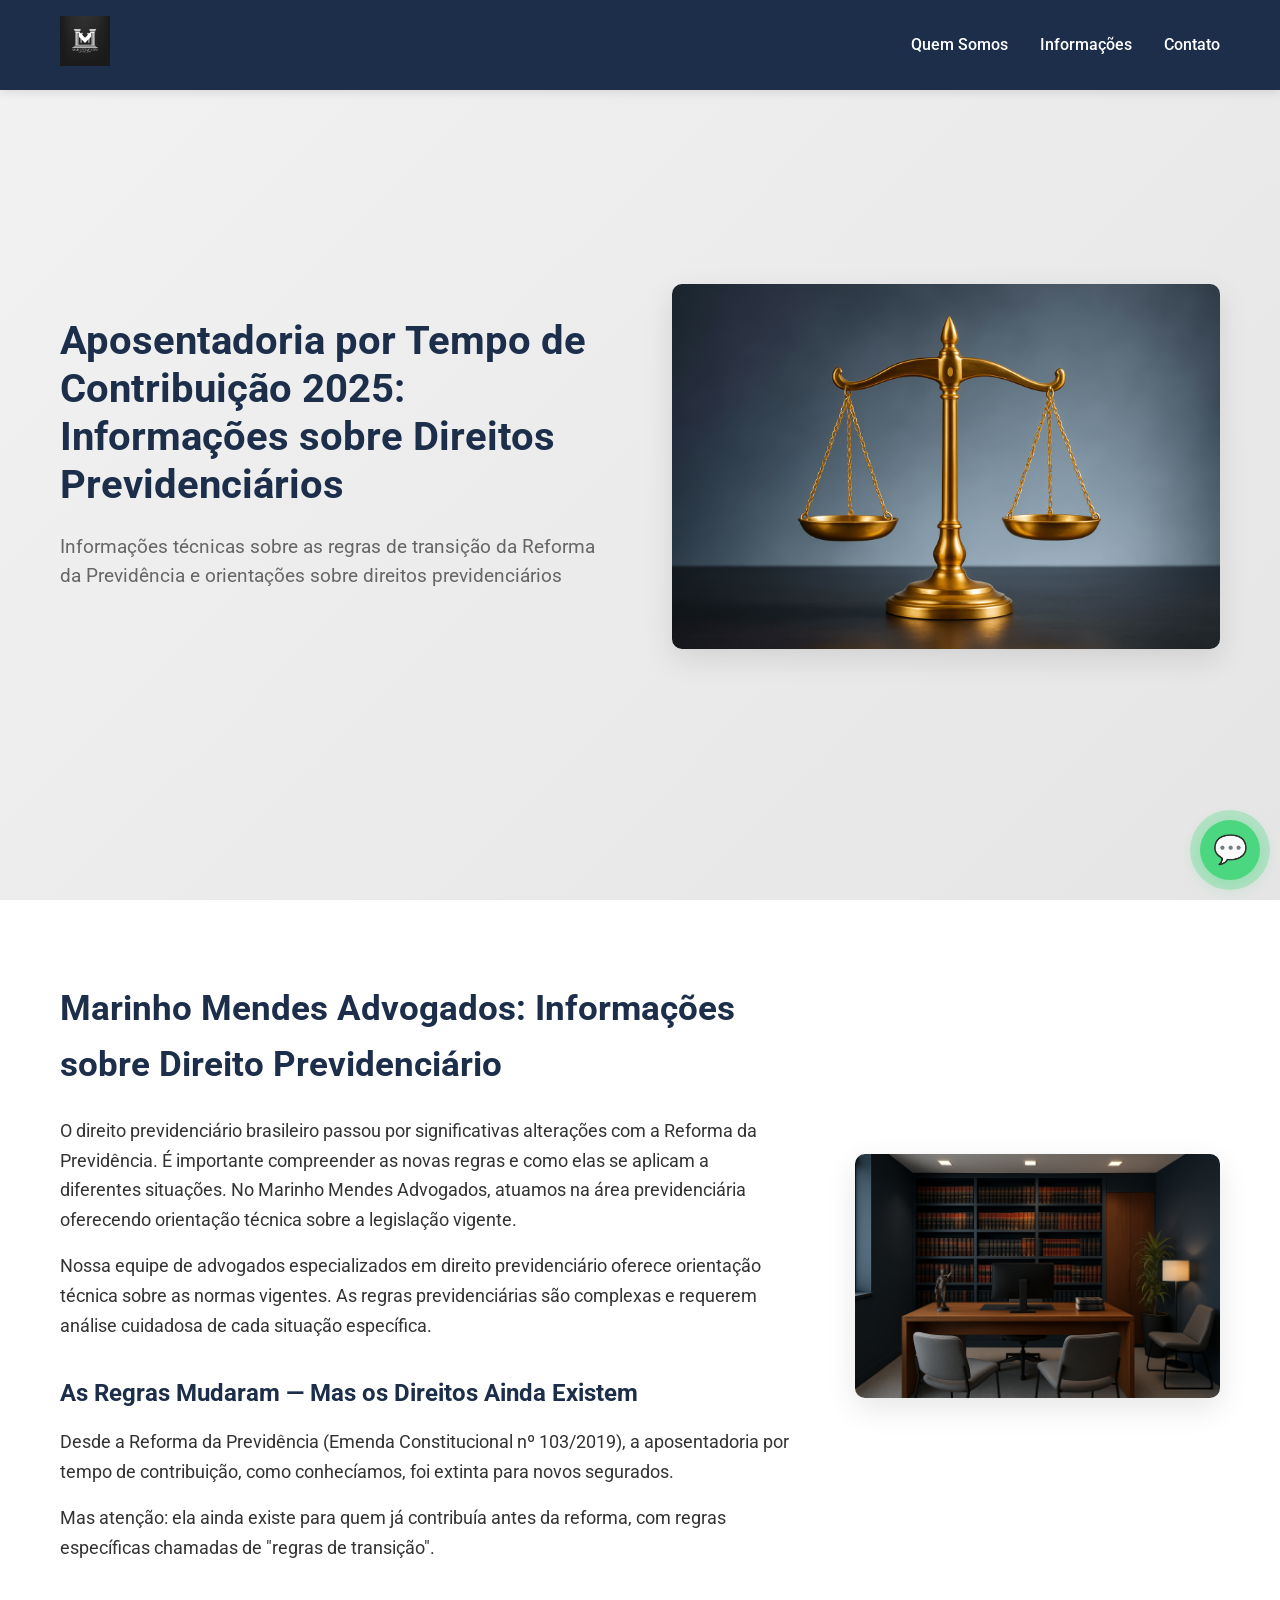
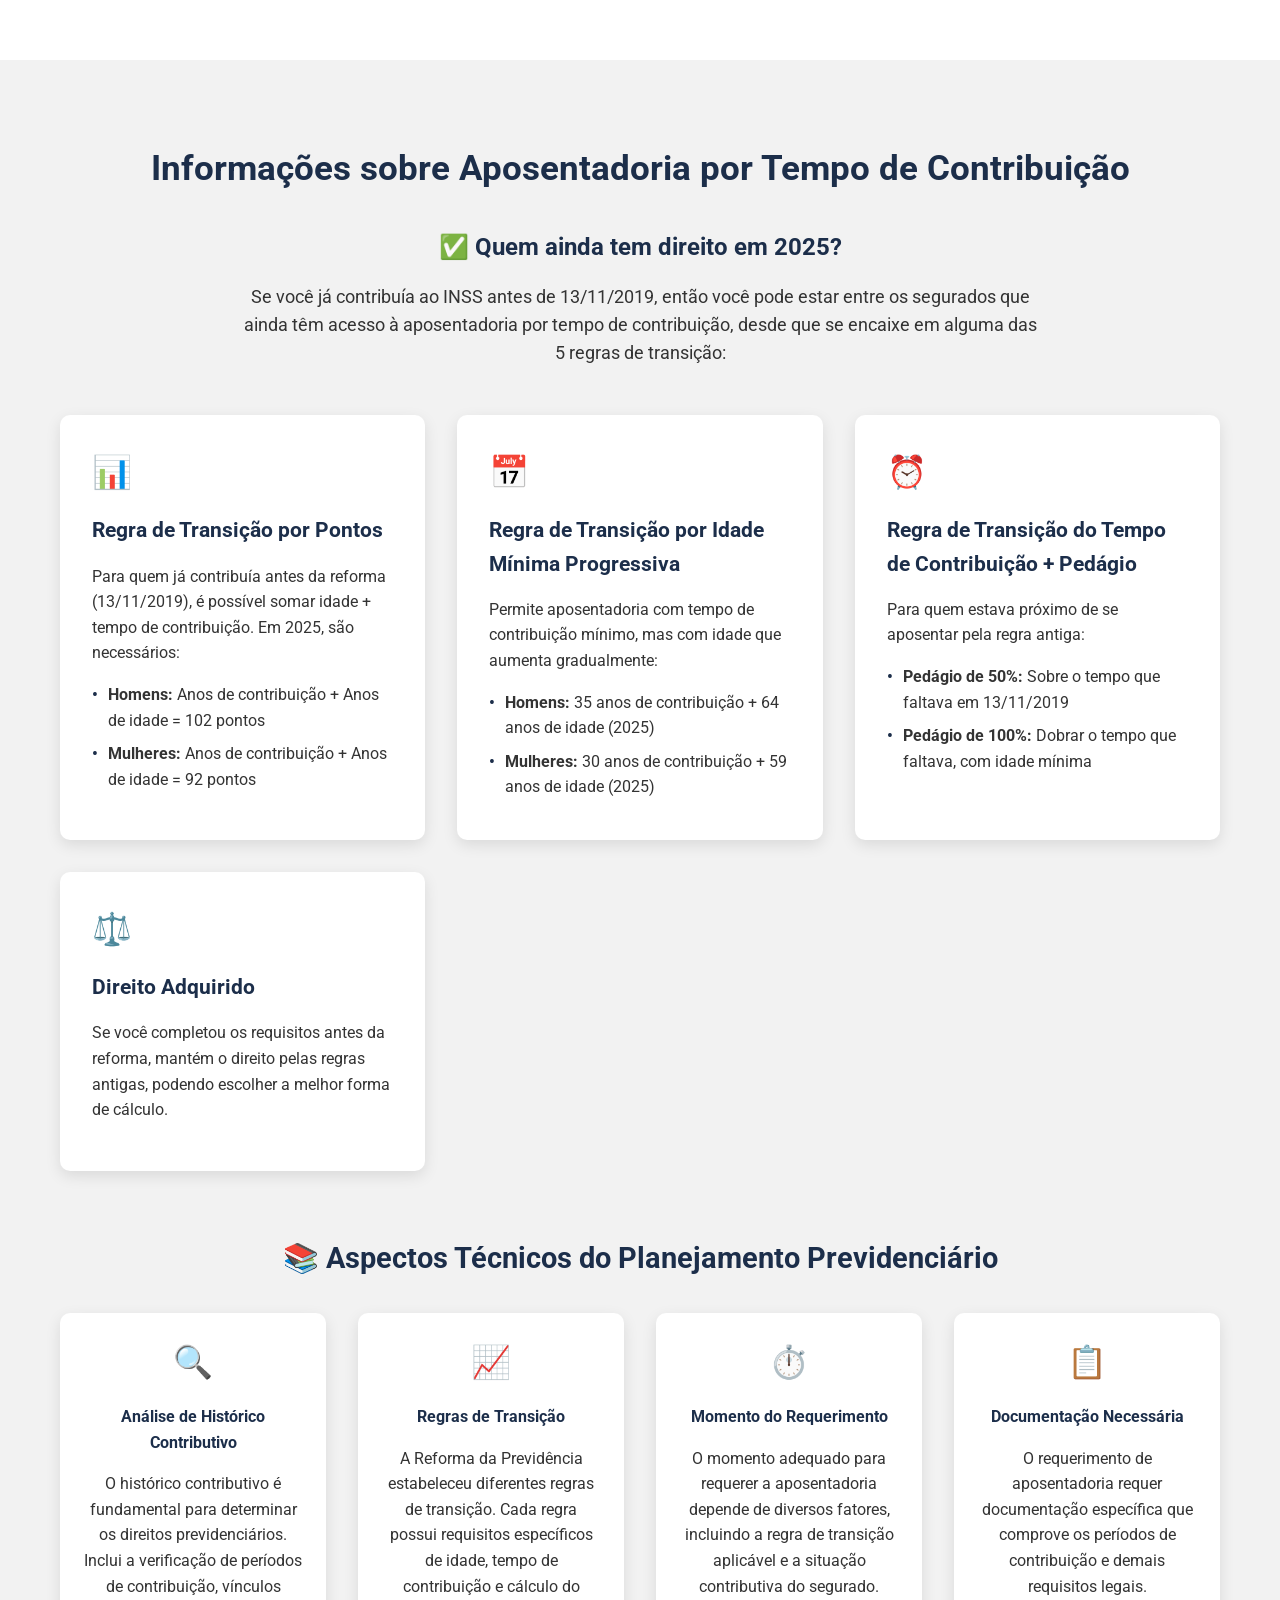
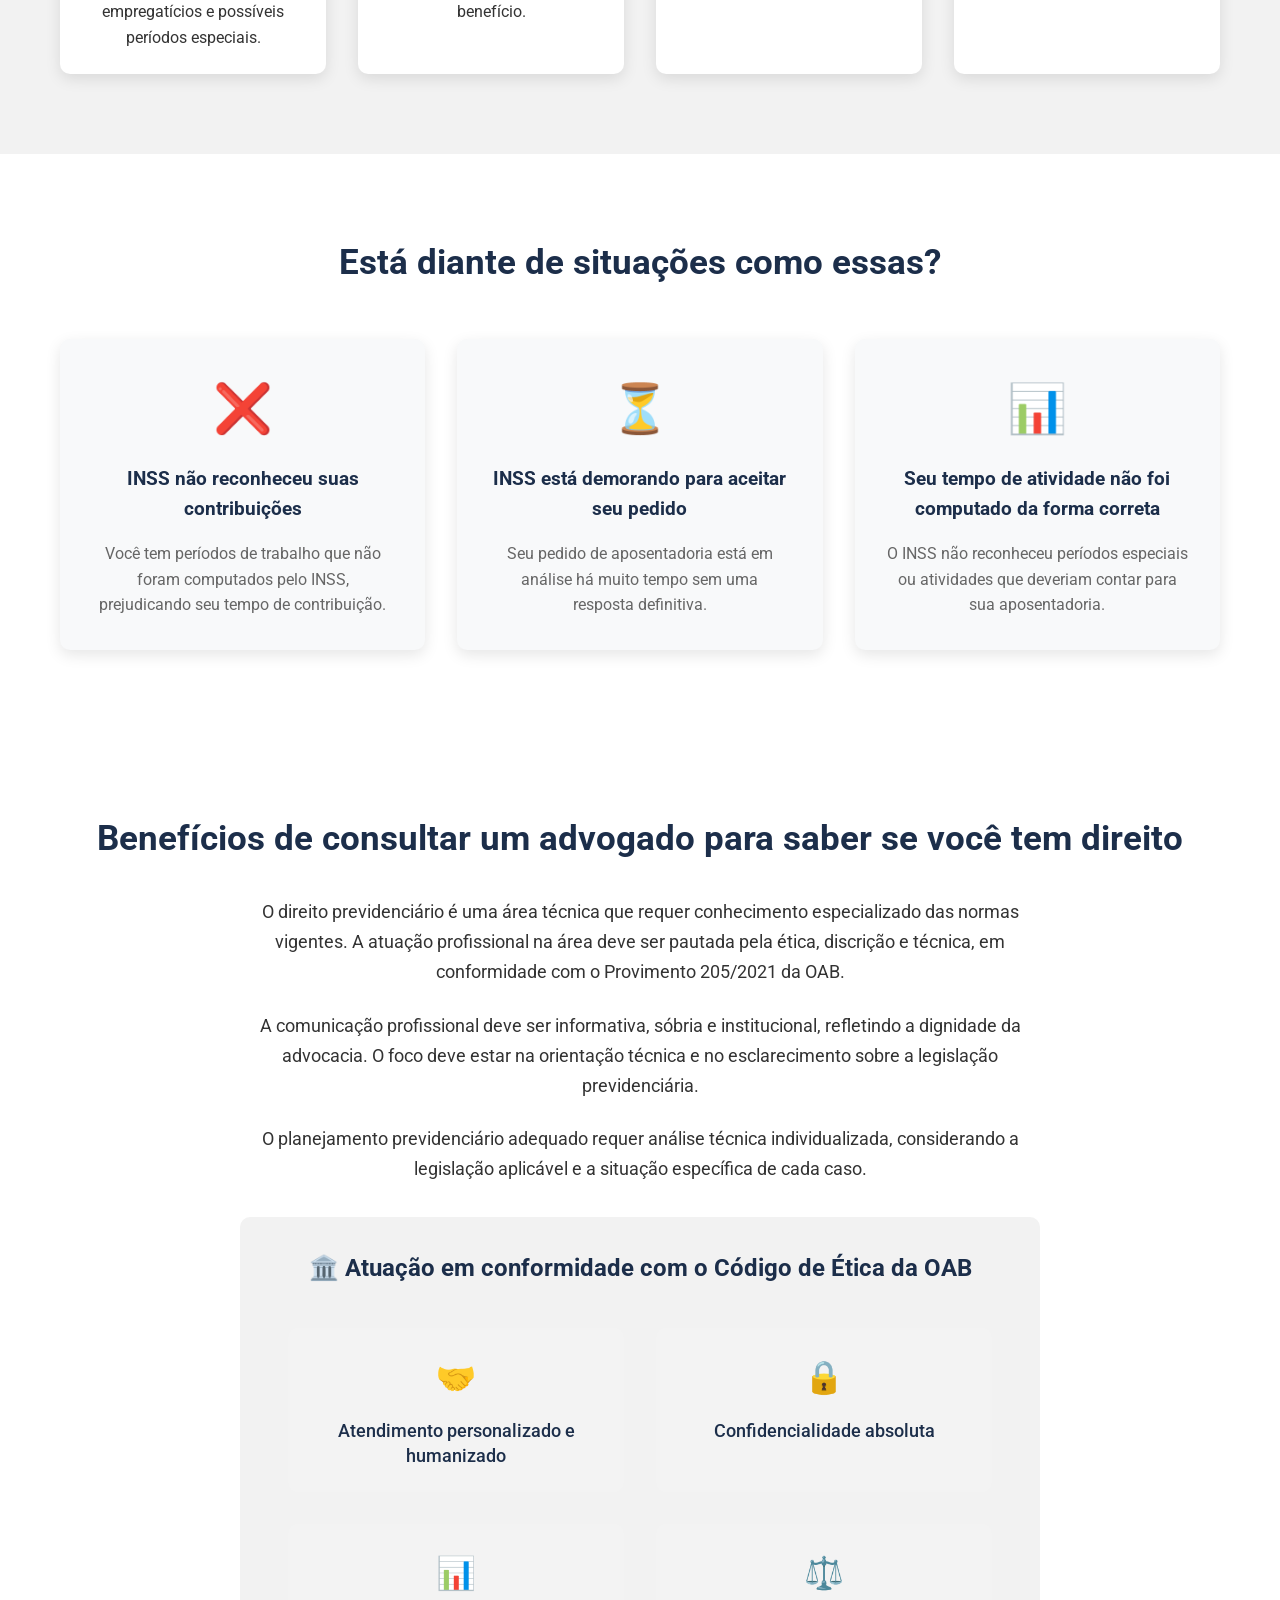
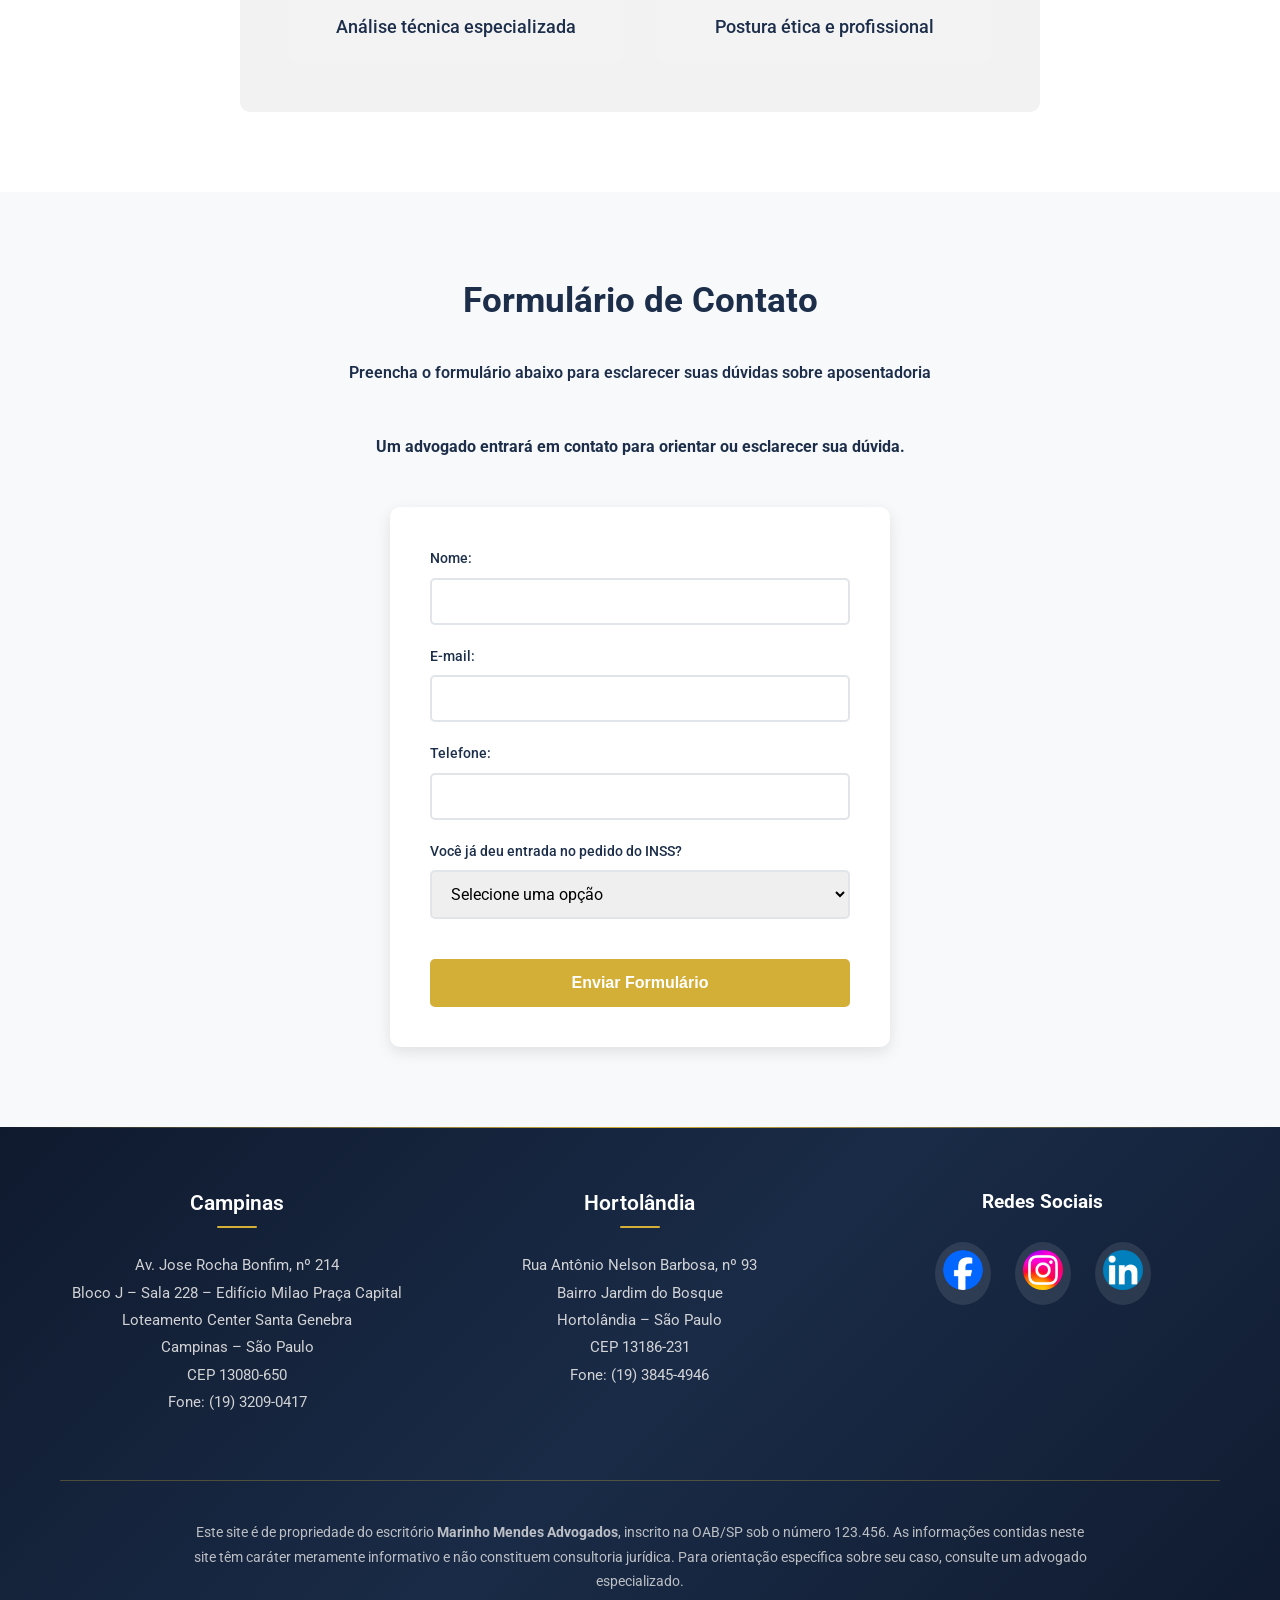
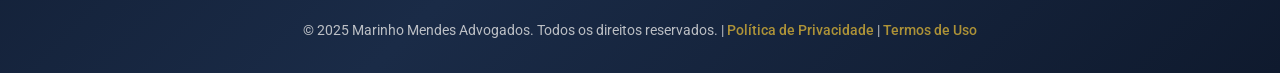
<file: index.html>
<!DOCTYPE html>
<html lang="pt-BR">
<head>
    <meta charset="UTF-8">
    <meta name="viewport" content="width=device-width, initial-scale=1.0">
    <meta name="description" content="Aposentadoria por Tempo de Contribuição 2025 - Marinho Mendes Advogados. Orientação jurídica especializada em direito previdenciário.">
    <meta name="keywords" content="aposentadoria, tempo de contribuição, direito previdenciário, advogado, INSS, regras de transição">
    <meta name="author" content="Marinho Mendes Advogados">
    <title>Aposentadoria por Tempo de Contribuição 2025 - Marinho Mendes Advogados</title>
    <link rel="icon" type="image/x-icon" href="favicon.ico">
    <link rel="preconnect" href="https://fonts.googleapis.com">
    <link rel="preconnect" href="https://fonts.gstatic.com" crossorigin>
    <link href="https://fonts.googleapis.com/css2?family=Roboto:wght@300;400;500;700&display=swap" rel="stylesheet">
    <link rel="stylesheet" href="./css/styles.min.css">
</head>
<body>
    <!-- Header -->
    <header class="header">
        <div class="container">
            <div class="header-content">
                <div class="logo">
                    <a href="https://marinhomendes.adv.br">
                        <img src="./images/logo-marinho-mendes.png" alt="Marinho Mendes Advogados" class="logo-img" loading="lazy">
                    </a>
                </div>
                <nav class="nav">
                    <ul class="nav-list">
                        <li><a href="#quem-somos" class="nav-link">Quem Somos</a></li>
                        <li><a href="#como-ajudar" class="nav-link">Informações</a></li>
                        <li><a href="#contato" class="nav-link">Contato</a></li>
                    </ul>
                </nav>
                <button class="mobile-menu-toggle" aria-label="Menu">
                    <span></span>
                    <span></span>
                    <span></span>
                </button>
            </div>
        </div>
    </header>

    <!-- Hero Section -->
    <section class="hero">
        <div class="container">
            <div class="hero-content">
                <div class="hero-text">
                    <h1 class="hero-title">Aposentadoria por Tempo de Contribuição 2025: Informações sobre Direitos Previdenciários</h1>
                    <p class="hero-subtitle">Informações técnicas sobre as regras de transição da Reforma da Previdência e orientações sobre direitos previdenciários</p>
                </div>
                <div class="hero-image">
                    <img src="./images/hero-image.jpg" alt="Balança da Justiça - Símbolo da advocacia" class="hero-img" loading="lazy">
                </div>
            </div>
        </div>
    </section>

    <!-- Quem Somos -->
    <section id="quem-somos" class="about">
        <div class="container">
            <div class="about-content">
                <div class="about-text">
                    <h2 class="section-title">Marinho Mendes Advogados: Informações sobre Direito Previdenciário</h2>
                    <p>O direito previdenciário brasileiro passou por significativas alterações com a Reforma da Previdência. É importante compreender as novas regras e como elas se aplicam a diferentes situações. No Marinho Mendes Advogados, atuamos na área previdenciária oferecendo orientação técnica sobre a legislação vigente.</p>
                    <p>Nossa equipe de advogados especializados em direito previdenciário oferece orientação técnica sobre as normas vigentes. As regras previdenciárias são complexas e requerem análise cuidadosa de cada situação específica.</p>
                    
                    <h3>As Regras Mudaram — Mas os Direitos Ainda Existem</h3>
                    <p>Desde a Reforma da Previdência (Emenda Constitucional nº 103/2019), a aposentadoria por tempo de contribuição, como conhecíamos, foi extinta para novos segurados.</p>
                    <p>Mas atenção: ela ainda existe para quem já contribuía antes da reforma, com regras específicas chamadas de "regras de transição".</p>
                </div>
                <div class="about-image">
                    <img src="./images/about-image.jpg" alt="Escritório Marinho Mendes - Equipe de advogados especializados" class="about-img" loading="lazy">
                </div>
            </div>
        </div>
    </section>

    <!-- Informações sobre Direito Previdenciário -->
    <section id="como-ajudar" class="services">
        <div class="container">
            <h2 class="section-title">Informações sobre Aposentadoria por Tempo de Contribuição</h2>
            
            <div class="services-intro">
                <h3>✅ Quem ainda tem direito em 2025?</h3>
                <p>Se você já contribuía ao INSS antes de 13/11/2019, então você pode estar entre os segurados que ainda têm acesso à aposentadoria por tempo de contribuição, desde que se encaixe em alguma das 5 regras de transição:</p>
            </div>

            <div class="transition-rules">
                <div class="rule-card">
                    <div class="rule-icon">📊</div>
                    <h4>Regra de Transição por Pontos</h4>
                    <p>Para quem já contribuía antes da reforma (13/11/2019), é possível somar idade + tempo de contribuição. Em 2025, são necessários:</p>
                    <ul>
                        <li><strong>Homens:</strong> Anos de contribuição + Anos de idade = 102 pontos</li>
                        <li><strong>Mulheres:</strong> Anos de contribuição + Anos de idade = 92 pontos</li>
                    </ul>
                </div>

                <div class="rule-card">
                    <div class="rule-icon">📅</div>
                    <h4>Regra de Transição por Idade Mínima Progressiva</h4>
                    <p>Permite aposentadoria com tempo de contribuição mínimo, mas com idade que aumenta gradualmente:</p>
                    <ul>
                        <li><strong>Homens:</strong> 35 anos de contribuição + 64 anos de idade (2025)</li>
                        <li><strong>Mulheres:</strong> 30 anos de contribuição + 59 anos de idade (2025)</li>
                    </ul>
                </div>

                <div class="rule-card">
                    <div class="rule-icon">⏰</div>
                    <h4>Regra de Transição do Tempo de Contribuição + Pedágio</h4>
                    <p>Para quem estava próximo de se aposentar pela regra antiga:</p>
                    <ul>
                        <li><strong>Pedágio de 50%:</strong> Sobre o tempo que faltava em 13/11/2019</li>
                        <li><strong>Pedágio de 100%:</strong> Dobrar o tempo que faltava, com idade mínima</li>
                    </ul>
                </div>

                <div class="rule-card">
                    <div class="rule-icon">⚖️</div>
                    <h4>Direito Adquirido</h4>
                    <p>Se você completou os requisitos antes da reforma, mantém o direito pelas regras antigas, podendo escolher a melhor forma de cálculo.</p>
                </div>
            </div>

            <div class="benefits">
                <h3>📚 Aspectos Técnicos do Planejamento Previdenciário</h3>
                <div class="benefits-grid">
                    <div class="benefit-item">
                        <div class="benefit-icon">🔍</div>
                        <h4>Análise de Histórico Contributivo</h4>
                        <p>O histórico contributivo é fundamental para determinar os direitos previdenciários. Inclui a verificação de períodos de contribuição, vínculos empregatícios e possíveis períodos especiais.</p>
                    </div>
                    <div class="benefit-item">
                        <div class="benefit-icon">📈</div>
                        <h4>Regras de Transição</h4>
                        <p>A Reforma da Previdência estabeleceu diferentes regras de transição. Cada regra possui requisitos específicos de idade, tempo de contribuição e cálculo do benefício.</p>
                    </div>
                    <div class="benefit-item">
                        <div class="benefit-icon">⏱️</div>
                        <h4>Momento do Requerimento</h4>
                        <p>O momento adequado para requerer a aposentadoria depende de diversos fatores, incluindo a regra de transição aplicável e a situação contributiva do segurado.</p>
                    </div>
                    <div class="benefit-item">
                        <div class="benefit-icon">📋</div>
                        <h4>Documentação Necessária</h4>
                        <p>O requerimento de aposentadoria requer documentação específica que comprove os períodos de contribuição e demais requisitos legais.</p>
                    </div>
                </div>
            </div>
        </div>
    </section>

    <!-- Situações Comuns -->
    <section class="common-situations">
        <div class="container">
            <h2 class="section-title">Está diante de situações como essas?</h2>
            <div class="situations-grid">
                <div class="situation-card">
                    <div class="situation-icon">❌</div>
                    <h4>INSS não reconheceu suas contribuições</h4>
                    <p>Você tem períodos de trabalho que não foram computados pelo INSS, prejudicando seu tempo de contribuição.</p>
                </div>
                <div class="situation-card">
                    <div class="situation-icon">⏳</div>
                    <h4>INSS está demorando para aceitar seu pedido</h4>
                    <p>Seu pedido de aposentadoria está em análise há muito tempo sem uma resposta definitiva.</p>
                </div>
                <div class="situation-card">
                    <div class="situation-icon">📊</div>
                    <h4>Seu tempo de atividade não foi computado da forma correta</h4>
                    <p>O INSS não reconheceu períodos especiais ou atividades que deveriam contar para sua aposentadoria.</p>
                </div>
            </div>
        </div>
    </section>

    <!-- Compromisso com a Ética -->
    <section class="ethics">
        <div class="container">
            <h2 class="section-title">Benefícios de consultar um advogado para saber se você tem direito</h2>
            <div class="ethics-content">
                <div class="ethics-text">
                    <p>O direito previdenciário é uma área técnica que requer conhecimento especializado das normas vigentes. A atuação profissional na área deve ser pautada pela ética, discrição e técnica, em conformidade com o Provimento 205/2021 da OAB.</p>
                    <p>A comunicação profissional deve ser informativa, sóbria e institucional, refletindo a dignidade da advocacia. O foco deve estar na orientação técnica e no esclarecimento sobre a legislação previdenciária.</p>
                    <p>O planejamento previdenciário adequado requer análise técnica individualizada, considerando a legislação aplicável e a situação específica de cada caso.</p>
                    
                    <div class="ethics-highlight">
                        <h3>🏛️ Atuação em conformidade com o Código de Ética da OAB</h3>
                        <div class="differentials">
                            <div class="differential-item">
                                <span class="differential-icon">🤝</span>
                                <span>Atendimento personalizado e humanizado</span>
                            </div>
                            <div class="differential-item">
                                <span class="differential-icon">🔒</span>
                                <span>Confidencialidade absoluta</span>
                            </div>
                            <div class="differential-item">
                                <span class="differential-icon">📊</span>
                                <span>Análise técnica especializada</span>
                            </div>
                            <div class="differential-item">
                                <span class="differential-icon">⚖️</span>
                                <span>Postura ética e profissional</span>
                            </div>
                        </div>
                    </div>
                </div>
            </div>
        </div>
    </section>

    <!-- Formulário de Captação de Leads -->
    <section id="contato" class="contact">
        <div class="container">
            <h2 class="section-title">Formulário de Contato</h2>
            <p class="contact-intro">Preencha o formulário abaixo para esclarecer suas dúvidas sobre aposentadoria</p>
            <p><strong>Um advogado entrará em contato para orientar ou esclarecer sua dúvida.</strong></p>
            
            <div class="contact-content">
                <form class="contact-form" id="leadForm">
                    <div class="form-group">
                        <label for="name">Nome:</label>
                        <input type="text" id="name" name="name" required>
                    </div>
                    
                    <div class="form-group">
                        <label for="email">E-mail:</label>
                        <input type="email" id="email" name="email" required>
                    </div>
                    
                    <div class="form-group">
                        <label for="phone">Telefone:</label>
                        <input type="tel" id="phone" name="phone" required>
                    </div>
                    
                    <div class="form-group">
                        <label for="inss-request">Você já deu entrada no pedido do INSS?</label>
                        <select id="inss-request" name="inss-request" required onchange="toggleINSSFields()">
                            <option value="">Selecione uma opção</option>
                            <option value="sim">Sim</option>
                            <option value="nao">Não</option>
                        </select>
                    </div>
                    
                    <div id="inss-fields" style="display: none;">
                        <div class="form-group">
                            <label for="request-time">Há quanto tempo?</label>
                            <input type="text" id="request-time" name="request-time" placeholder="Ex: 6 meses, 1 ano">
                        </div>
                        
                        <div class="form-group">
                            <label for="request-result">Qual foi o resultado do pedido?</label>
                            <textarea id="request-result" name="request-result" rows="3" placeholder="Descreva o resultado do seu pedido"></textarea>
                        </div>
                        
                        <div class="form-group">
                            <label for="denial-reason">Foi negado? Se sim, descreva brevemente o motivo da negativa:</label>
                            <textarea id="denial-reason" name="denial-reason" rows="3" placeholder="Descreva o motivo da negativa, se aplicável"></textarea>
                        </div>
                    </div>
                    
                    <button type="submit" class="btn-submit">Enviar Formulário</button>
                </form>
            </div>
        </div>
    </section>

    <!-- Footer -->
    <footer class="footer">
        <div class="container">
            <div class="footer-content">
                <div class="footer-info">
                    <div class="footer-section">
                        <h4>Campinas</h4>
                        <p>Av. Jose Rocha Bonfim, nº 214<br>
                        Bloco J – Sala 228 – Edifício Milao Praça Capital<br>
                        Loteamento Center Santa Genebra<br>
                        Campinas – São Paulo<br>
                        CEP 13080-650<br>
                        Fone: (19) 3209-0417</p>
                    </div>
                    <div class="footer-section">
                        <h4>Hortolândia</h4>
                        <p>Rua Antônio Nelson Barbosa, nº 93<br>
                        Bairro Jardim do Bosque<br>
                        Hortolândia – São Paulo<br>
                        CEP 13186-231<br>
                        Fone: (19) 3845-4946</p>
                    </div>
                    <div class="social-links">
                        <h4>Redes Sociais</h4>
                        <div class="social-icons">
                            <a href="https://www.facebook.com/marinhomendesadvogados" target="_blank" class="social-link facebook">
                                <img src="./images/facebook-logo.png" alt="Facebook" class="social-icon-img" loading="lazy">
                            </a>
                            <a href="https://www.instagram.com/marinhomendesadv/" target="_blank" rel="noopener noreferrer" class="social-link instagram" aria-label="Instagram">
                                <img src="./images/instagram-logo.png" alt="Instagram" class="social-icon-img" loading="lazy">
                            </a>
                            <a href="https://www.linkedin.com/company/marinho-mendes" target="_blank" rel="noopener noreferrer" class="social-link linkedin" aria-label="LinkedIn">
                                <img src="./images/linkedin-logo.png" alt="LinkedIn" class="social-icon-img" loading="lazy">
                            </a>
                        </div>
                    </div>
                </div>
                
                <div class="footer-legal">
                    <p>Este site é de propriedade do escritório <strong>Marinho Mendes Advogados</strong>, inscrito na OAB/SP sob o número 123.456. As informações contidas neste site têm caráter meramente informativo e não constituem consultoria jurídica. Para orientação específica sobre seu caso, consulte um advogado especializado.</p>
                    <p>© 2025 Marinho Mendes Advogados. Todos os direitos reservados. | <a href="#" class="legal-link">Política de Privacidade</a> | <a href="#" class="legal-link">Termos de Uso</a></p>
                </div>
            </div>
        </div>
    </footer>

    <!-- Botão Flutuante do WhatsApp -->
    <a href="#" class="whatsapp-float" id="whatsappButton" aria-label="Fale conosco no WhatsApp">
        <span class="whatsapp-icon">💬</span>
    </a>

    <script src="./js/script.min.js" defer></script>
</body>
</html>
</file>
<file: css/styles.min.css>
*{margin:0;padding:0;box-sizing:border-box}html{scroll-behavior:smooth}body{font-family:'Roboto',Arial,sans-serif;line-height:1.6;color:#333;background-color:#fff}.container{max-width:1200px;margin:0 auto;padding:0 20px}.header{background-color:#1C2E4A;position:fixed;top:0;left:0;right:0;z-index:1000;box-shadow:0 2px 10px rgba(0,0,0,0.1)}.header-content{display:flex;align-items:center;justify-content:space-between;padding:1rem 0}.logo-img{height:50px;width:auto}.nav-list{display:flex;list-style:none;gap:2rem}.nav-link{color:#fff;text-decoration:none;font-weight:500;transition:color 0.3s ease}.nav-link:hover{color:#E5E5E5}.cta-button{background-color:#fff;color:#1C2E4A;padding:0.75rem 1.5rem;text-decoration:none;border-radius:5px;font-weight:600;transition:all 0.3s ease}.cta-button:hover{background-color:#E5E5E5;transform:translateY(-2px)}.mobile-menu-toggle{display:none;flex-direction:column;background:none;border:none;cursor:pointer;padding:0.5rem}.mobile-menu-toggle span{width:25px;height:3px;background-color:#fff;margin:3px 0;transition:0.3s}.hero{background:linear-gradient(135deg,#F2F2F2 0%,#E5E5E5 100%);padding:120px 0 80px;min-height:100vh;display:flex;align-items:center}.hero-content{display:grid;grid-template-columns:1fr 1fr;gap:4rem;align-items:center}.hero-title{font-size:2.5rem;font-weight:700;color:#1C2E4A;margin-bottom:1.5rem;line-height:1.2}.hero-subtitle{font-size:1.2rem;color:#666;margin-bottom:2rem;line-height:1.5}.hero-cta{display:inline-block;background-color:#1C2E4A;color:#fff;padding:1rem 2rem;text-decoration:none;border-radius:5px;font-weight:600;font-size:1.1rem;transition:all 0.3s ease}.hero-cta:hover{background-color:#2a3f5f;transform:translateY(-2px);box-shadow:0 5px 15px rgba(28,46,74,0.3)}.hero-img{width:100%;height:auto;border-radius:10px;box-shadow:0 10px 30px rgba(0,0,0,0.1)}.section-title{font-size:2.2rem;font-weight:700;color:#1C2E4A;margin-bottom:2rem;text-align:center}.about{padding:80px 0;background-color:#fff}.about-content{display:grid;grid-template-columns:2fr 1fr;gap:4rem;align-items:center}.about-text h2{text-align:left;margin-bottom:1.5rem}.about-text h3{color:#1C2E4A;font-size:1.5rem;margin:2rem 0 1rem}.about-text p{margin-bottom:1rem;font-size:1.1rem;line-height:1.7}.about-img{width:100%;height:auto;border-radius:10px;box-shadow:0 10px 30px rgba(0,0,0,0.1)}.services{padding:80px 0;background-color:#F2F2F2}.services-intro{text-align:center;margin-bottom:3rem}.services-intro h3{color:#1C2E4A;font-size:1.5rem;margin-bottom:1rem}.services-intro p{font-size:1.1rem;max-width:800px;margin:0 auto}.transition-rules{display:grid;grid-template-columns:repeat(auto-fit,minmax(300px,1fr));gap:2rem;margin-bottom:4rem}.rule-card{background:#fff;padding:2rem;border-radius:10px;box-shadow:0 5px 15px rgba(0,0,0,0.1);transition:transform 0.3s ease}.rule-card:hover{transform:translateY(-5px)}.rule-icon{font-size:2rem;margin-bottom:1rem}.rule-card h4{color:#1C2E4A;font-size:1.3rem;margin-bottom:1rem}.rule-card p{margin-bottom:1rem}.rule-card ul{list-style:none;padding-left:0}.rule-card li{margin-bottom:0.5rem;padding-left:1rem;position:relative}.rule-card li::before{content:"•";color:#1C2E4A;font-weight:bold;position:absolute;left:0}.benefits h3{text-align:center;color:#1C2E4A;font-size:1.8rem;margin-bottom:2rem}.benefits-grid{display:grid;grid-template-columns:repeat(auto-fit,minmax(250px,1fr));gap:2rem}.benefit-item{background:#fff;padding:1.5rem;border-radius:10px;text-align:center;box-shadow:0 5px 15px rgba(0,0,0,0.1);transition:transform 0.3s ease}.benefit-item:hover{transform:translateY(-5px)}.benefit-icon{font-size:2rem;margin-bottom:1rem}.benefit-item h4{color:#1C2E4A;margin-bottom:1rem}.common-situations{padding:80px 0;background-color:#fff}.situations-grid{display:grid;grid-template-columns:repeat(auto-fit,minmax(300px,1fr));gap:2rem;margin-top:3rem}.situation-card{background:#f8f9fa;padding:2rem;border-radius:10px;text-align:center;box-shadow:0 5px 15px rgba(0,0,0,0.1);transition:transform 0.3s ease}.situation-card:hover{transform:translateY(-5px)}.situation-icon{font-size:3rem;margin-bottom:1rem;display:block}.situation-card h4{color:#1C2E4A;font-size:1.2rem;margin-bottom:1rem}.situation-card p{color:#666;line-height:1.6}.ethics{padding:80px 0;background-color:#fff}.ethics-content{max-width:800px;margin:0 auto;text-align:center}.ethics-text p{font-size:1.1rem;margin-bottom:1.5rem;line-height:1.7}.ethics-highlight{background-color:#F2F2F2;padding:2rem;border-radius:10px;margin-top:2rem}.ethics-highlight h3{color:#1C2E4A;margin-bottom:1.5rem;font-size:1.5rem;text-align:center}.differentials{display:grid;grid-template-columns:repeat(2,1fr);gap:2rem;padding:1rem}.differential-item{display:flex;flex-direction:column;align-items:center;text-align:center;padding:1.5rem;background:rgba(255,255,255,0.1);border-radius:10px;transition:transform 0.3s ease}.differential-item:hover{transform:translateY(-5px)}.differential-icon{font-size:2rem;margin-bottom:1rem;display:block}.differential-item span:last-child{font-size:1.1rem;font-weight:500;line-height:1.4;color:#1C2E4A}.contact{padding:80px 0;background-color:#f8f9fa}.contact .section-title{color:#1C2E4A}.contact-intro{text-align:center;font-size:1.1rem;margin-bottom:1rem;color:#666}.contact>.container>p{text-align:center;margin-bottom:3rem;font-size:1rem;color:#1C2E4A;font-weight:600}.contact-content{max-width:600px;margin:0 auto;padding:0 20px}.contact-form{background:#fff;padding:40px;border-radius:10px;box-shadow:0 5px 15px rgba(0,0,0,0.1);margin:0 auto;width:100%;max-width:500px}.form-group{margin-bottom:20px}.form-group label{display:block;margin-bottom:8px;color:#1C2E4A;font-weight:500;font-size:14px}.form-group input,.form-group select,.form-group textarea{width:100%;padding:12px 15px;border:2px solid #e1e5e9;border-radius:5px;font-size:16px;transition:border-color 0.3s ease;box-sizing:border-box;font-family:'Roboto',Arial,sans-serif}.form-group input:focus,.form-group select:focus,.form-group textarea:focus{outline:none;border-color:#D4AF37;box-shadow:0 0 0 3px rgba(212,175,55,0.1)}.form-group textarea{resize:vertical;min-height:100px;font-family:inherit}#inss-fields{background-color:#f8f9fa;padding:20px;border-radius:8px;margin-top:15px;border-left:4px solid #D4AF37}#inss-fields .form-group{margin-bottom:15px}.btn-submit{background-color:#D4AF37;color:#fff;padding:15px 30px;border:none;border-radius:5px;font-size:16px;font-weight:600;cursor:pointer;transition:all 0.3s ease;width:100%;margin-top:20px}.btn-submit:hover{background-color:#B8941F;transform:translateY(-2px);box-shadow:0 5px 15px rgba(212,175,55,0.3)}.form-group input:invalid,.form-group select:invalid,.form-group textarea:invalid{border-color:#e1e5e9!important}.form-group input:focus:invalid,.form-group select:focus:invalid,.form-group textarea:focus:invalid{border-color:#D4AF37!important}.form-group input:required:invalid:not(:focus),.form-group select:required:invalid:not(:focus),.form-group textarea:required:invalid:not(:focus){border-color:#e1e5e9!important}.form-group input:valid,.form-group select:valid,.form-group textarea:valid{border-color:#e1e5e9!important}.footer{background:linear-gradient(135deg,#0f1a2e 0%,#1a2b47 50%,#0f1a2e 100%);color:#E5E5E5;padding:60px 0 30px;position:relative;overflow:hidden}.footer::before{content:'';position:absolute;top:0;left:0;right:0;height:1px;background:linear-gradient(90deg,transparent,#D4AF37,transparent)}.footer-content{display:flex;flex-direction:column;gap:3rem}.footer-info{display:grid;grid-template-columns:1fr 1fr 1fr;gap:3rem;align-items:start}.footer-section{text-align:center}.footer-section h4{color:#fff;margin-bottom:1.5rem;font-size:1.3rem;font-weight:600;position:relative;padding-bottom:0.5rem}.footer-section h4::after{content:'';position:absolute;bottom:0;left:50%;transform:translateX(-50%);width:40px;height:2px;background:#D4AF37;border-radius:1px}.footer-section p{line-height:1.8;font-size:0.95rem;opacity:0.9}.social-links h4{color:#fff;margin-bottom:1.5rem;font-size:1.2rem;text-align:center}.social-icons{display:flex;justify-content:center;gap:1.5rem;flex-wrap:wrap}.social-link{display:inline-block;transition:transform 0.3s ease,opacity 0.3s ease;border-radius:50%;padding:8px;background:rgba(255,255,255,0.1);backdrop-filter:blur(10px)}.social-link:hover{transform:translateY(-3px) scale(1.1);background:rgba(255,255,255,0.2)}.social-icon-img{width:40px;height:40px;object-fit:contain;border-radius:50%;transition:all 0.3s ease}.social-link.facebook:hover .social-icon-img{filter:brightness(1.2) drop-shadow(0 0 10px #1877f2)}.social-link.instagram:hover .social-icon-img{filter:brightness(1.2) drop-shadow(0 0 10px #e4405f)}.social-link.linkedin:hover .social-icon-img{filter:brightness(1.2) drop-shadow(0 0 10px #0077b5)}.footer-legal{border-top:1px solid rgba(212,175,55,0.3);padding-top:2.5rem;text-align:center;margin-top:1rem}.footer-legal p{margin-bottom:1.5rem;font-size:0.9rem;line-height:1.7;opacity:0.8;max-width:900px;margin-left:auto;margin-right:auto}.footer-legal p:last-child{margin-bottom:0}.legal-link{color:#D4AF37;text-decoration:none;font-weight:500;transition:all 0.3s ease;position:relative}.legal-link:hover{color:#fff;text-shadow:0 0 8px rgba(212,175,55,0.6)}.legal-link::after{content:'';position:absolute;bottom:-2px;left:0;width:0;height:1px;background:#D4AF37;transition:width 0.3s ease}.legal-link:hover::after{width:100%}.whatsapp-float{position:fixed;bottom:20px;right:20px;width:60px;height:60px;background-color:#25D366;border-radius:50%;display:flex;align-items:center;justify-content:center;box-shadow:0 4px 20px rgba(37,211,102,0.4);z-index:9999;cursor:pointer;transition:all 0.3s ease;text-decoration:none;border:none;outline:none}.whatsapp-float:hover{background-color:#128C7E;transform:scale(1.1);box-shadow:0 6px 25px rgba(37,211,102,0.6)}.whatsapp-float:active{transform:scale(0.95)}.whatsapp-icon{font-size:28px;color:white;line-height:1}.whatsapp-float::before{content:'';position:absolute;top:-10px;left:-10px;right:-10px;bottom:-10px;border-radius:50%;background-color:rgba(37,211,102,0.3);animation:whatsapp-pulse 2s infinite;z-index:-1}@keyframes whatsapp-pulse{0%{transform:scale(0.8);opacity:1}100%{transform:scale(1.2);opacity:0}}.whatsapp-float::after{content:'Fale conosco no WhatsApp';position:absolute;right:70px;top:50%;transform:translateY(-50%);background-color:rgba(0,0,0,0.8);color:white;padding:8px 12px;border-radius:6px;font-size:12px;white-space:nowrap;opacity:0;visibility:hidden;transition:all 0.3s ease;pointer-events:none;font-family:'Roboto',Arial,sans-serif}.whatsapp-float:hover::after{opacity:1;visibility:visible;right:75px}@media (max-width:1024px){.hero-content{gap:3rem}.about-content{gap:3rem}.transition-rules{grid-template-columns:repeat(auto-fit,minmax(280px,1fr))}.benefits-grid{grid-template-columns:repeat(auto-fit,minmax(220px,1fr))}.footer-info{grid-template-columns:1fr 1fr;gap:2.5rem}.social-links{grid-column:1/-1;justify-self:center}.social-icons{gap:1.2rem}.social-icon-img{width:36px;height:36px}}@media (max-width:768px){.mobile-menu-toggle{display:flex}.nav{display:none;position:absolute;top:100%;left:0;right:0;background-color:#1C2E4A;padding:1rem 0;box-shadow:0 2px 10px rgba(0,0,0,0.1)}.nav.active{display:block}.nav-list{flex-direction:column;gap:1rem;text-align:center}.cta-button{display:none}.hero{padding:100px 0 60px}.hero-content{grid-template-columns:1fr;text-align:center;gap:2rem}.hero-title{font-size:2rem;line-height:1.3}.hero-subtitle{font-size:1.1rem}.about-content{grid-template-columns:1fr;text-align:center;gap:2rem}.about-text h2{text-align:center}.transition-rules{grid-template-columns:1fr;gap:1.5rem}.benefits-grid{grid-template-columns:1fr;gap:1.5rem}.situations-grid{grid-template-columns:1fr;gap:20px}.situation-card{padding:20px}.contact{padding:40px 0}.contact-form{padding:20px;max-width:90%}.contact-content{padding:0 10px}.situation-icon{font-size:2.5rem}.form-group input,.form-group select,.form-group textarea{font-size:16px}#inss-fields{padding:15px}.btn-submit{padding:12px 20px;font-size:16px}.footer-info{grid-template-columns:1fr;text-align:center;gap:2.5rem}.footer-section h4::after{left:50%;transform:translateX(-50%)}.social-links{order:-1}.social-icons{gap:1rem;justify-content:center}.social-icon-img{width:32px;height:32px}.social-link{padding:6px}.footer{padding:40px 0 20px}.footer-content{gap:2rem}.footer-legal{padding-top:2rem}.footer-legal p{font-size:0.85rem;margin-bottom:1rem}.container{padding:0 15px}.section-title{font-size:1.8rem}.differentials{grid-template-columns:1fr;gap:1.5rem}.whatsapp-float{width:55px;height:55px;bottom:15px;right:15px}.whatsapp-icon{font-size:24px}.whatsapp-float::after{display:none}}@media (max-width:480px){.contact-form{padding:15px;max-width:95%;border-radius:10px}.form-group label{font-size:13px}#inss-fields{padding:12px}.situation-card{padding:15px}.situation-icon{font-size:2rem}.whatsapp-float{width:50px;height:50px;bottom:10px;right:10px}.whatsapp-icon{font-size:22px}}
</file>
